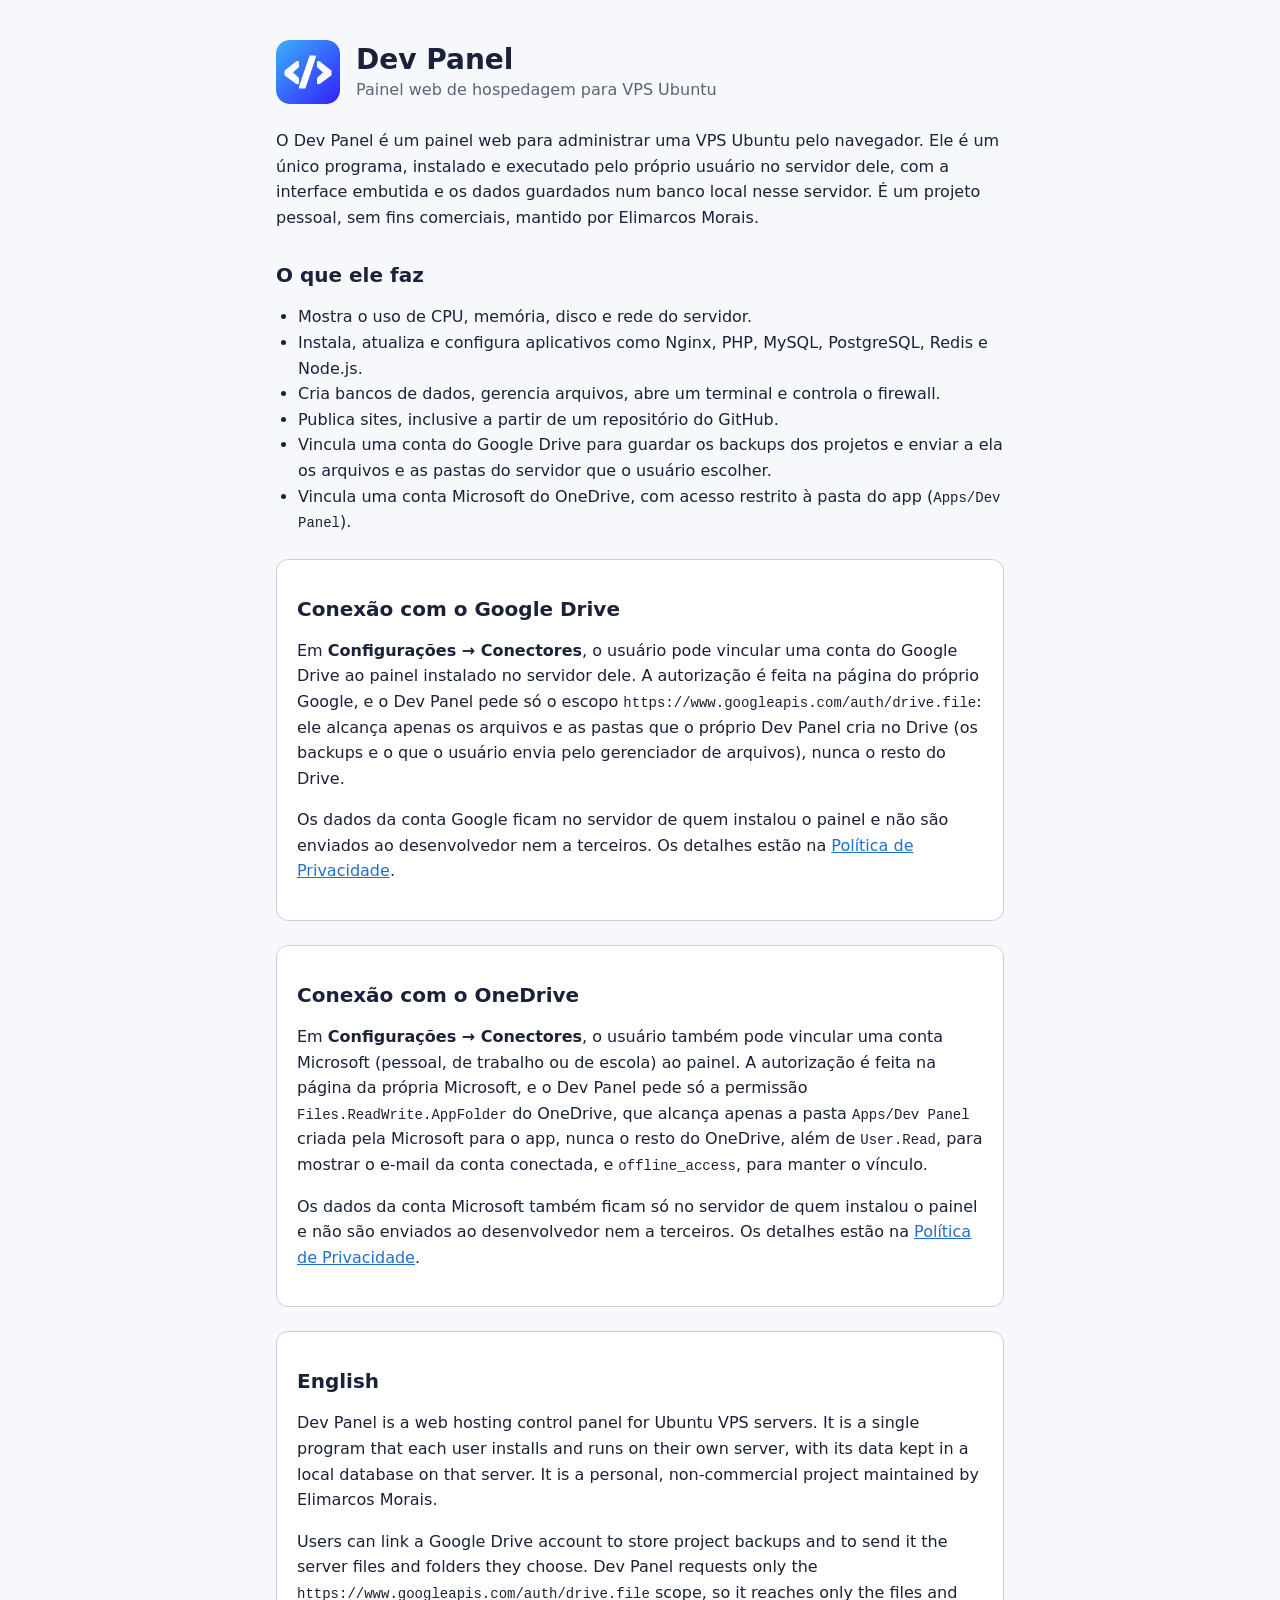
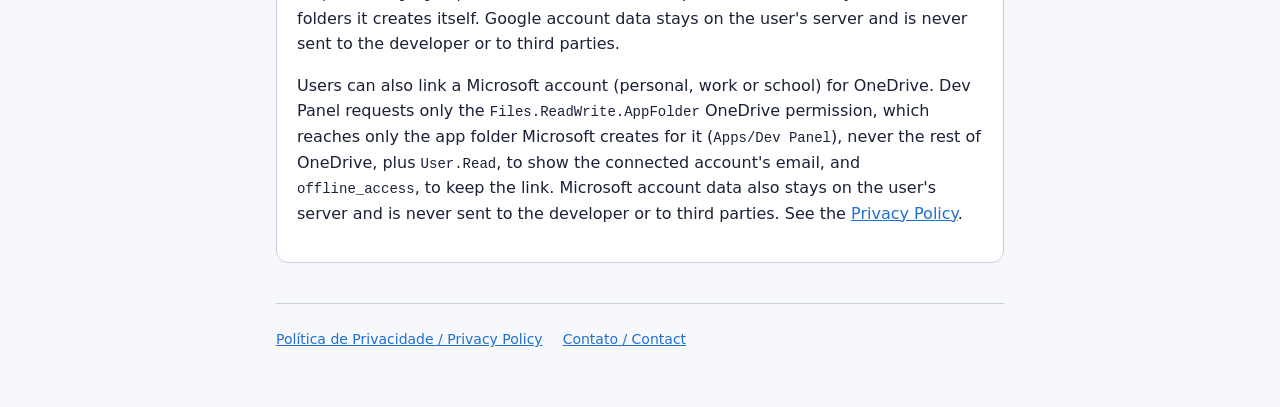
<file: index.html>
<!doctype html>
<html lang="pt-BR">
<head>
    <meta charset="utf-8">
    <meta name="viewport" content="width=device-width, initial-scale=1">
    <title>Dev Panel</title>
    <meta name="description" content="Dev Panel: painel web de hospedagem para VPS Ubuntu, de uso pessoal e não comercial.">
    <link rel="icon" href="dev-panel.png">
    <link rel="stylesheet" href="style.css">
</head>
<body>
<main>
    <header>
        <img src="dev-panel.png" alt="Logo do Dev Panel" width="64" height="64">
        <div>
            <h1>Dev Panel</h1>
            <p>Painel web de hospedagem para VPS Ubuntu</p>
        </div>
    </header>

    <p>
        O Dev Panel é um painel web para administrar uma VPS Ubuntu pelo navegador. Ele é um único
        programa, instalado e executado pelo próprio usuário no servidor dele, com a interface
        embutida e os dados guardados num banco local nesse servidor. É um projeto pessoal, sem fins
        comerciais, mantido por Elimarcos Morais.
    </p>

    <h2>O que ele faz</h2>
    <ul>
        <li>Mostra o uso de CPU, memória, disco e rede do servidor.</li>
        <li>Instala, atualiza e configura aplicativos como Nginx, PHP, MySQL, PostgreSQL, Redis e Node.js.</li>
        <li>Cria bancos de dados, gerencia arquivos, abre um terminal e controla o firewall.</li>
        <li>Publica sites, inclusive a partir de um repositório do GitHub.</li>
        <li>Vincula uma conta do Google Drive para guardar os backups dos projetos e enviar a ela os arquivos e as pastas do servidor que o usuário escolher.</li>
        <li>Vincula uma conta Microsoft do OneDrive, com acesso restrito à pasta do app (<code>Apps/Dev Panel</code>).</li>
    </ul>

    <section class="card" id="google-drive">
        <h2>Conexão com o Google Drive</h2>
        <p>
            Em <strong>Configurações → Conectores</strong>, o usuário pode vincular uma conta do
            Google Drive ao painel instalado no servidor dele. A autorização é feita na página do
            próprio Google, e o Dev Panel pede só o escopo
            <code>https://www.googleapis.com/auth/drive.file</code>: ele alcança apenas os arquivos e
            as pastas que o próprio Dev Panel cria no Drive (os backups e o que o usuário envia pelo
            gerenciador de arquivos), nunca o resto do Drive.
        </p>
        <p>
            Os dados da conta Google ficam no servidor de quem instalou o painel e não são enviados ao
            desenvolvedor nem a terceiros. Os detalhes estão na
            <a href="privacidade/">Política de Privacidade</a>.
        </p>
    </section>

    <section class="card" id="onedrive">
        <h2>Conexão com o OneDrive</h2>
        <p>
            Em <strong>Configurações → Conectores</strong>, o usuário também pode vincular uma conta
            Microsoft (pessoal, de trabalho ou de escola) ao painel. A autorização é feita na página da
            própria Microsoft, e o Dev Panel pede só a permissão
            <code>Files.ReadWrite.AppFolder</code> do OneDrive, que alcança apenas a pasta
            <code>Apps/Dev Panel</code> criada pela Microsoft para o app, nunca o resto do OneDrive,
            além de <code>User.Read</code>, para mostrar o e-mail da conta conectada, e
            <code>offline_access</code>, para manter o vínculo.
        </p>
        <p>
            Os dados da conta Microsoft também ficam só no servidor de quem instalou o painel e não são
            enviados ao desenvolvedor nem a terceiros. Os detalhes estão na
            <a href="privacidade/#onedrive">Política de Privacidade</a>.
        </p>
    </section>

    <section class="card" lang="en" id="english">
        <h2>English</h2>
        <p>
            Dev Panel is a web hosting control panel for Ubuntu VPS servers. It is a single program
            that each user installs and runs on their own server, with its data kept in a local
            database on that server. It is a personal, non-commercial project maintained by Elimarcos
            Morais.
        </p>
        <p>
            Users can link a Google Drive account to store project backups and to send it the server
            files and folders they choose. Dev Panel requests only the
            <code>https://www.googleapis.com/auth/drive.file</code> scope, so it reaches only the
            files and folders it creates itself. Google account data stays on the user's server and is never sent
            to the developer or to third parties.
        </p>
        <p>
            Users can also link a Microsoft account (personal, work or school) for OneDrive. Dev Panel
            requests only the <code>Files.ReadWrite.AppFolder</code> OneDrive permission, which
            reaches only the app folder Microsoft creates for it (<code>Apps/Dev Panel</code>), never
            the rest of OneDrive, plus <code>User.Read</code>, to show the connected account's email,
            and <code>offline_access</code>, to keep the link. Microsoft account data also stays on the
            user's server and is never sent to the developer or to third parties. See the
            <a href="privacidade/#english">Privacy Policy</a>.
        </p>
    </section>

    <footer>
        <nav>
            <a href="privacidade/">Política de Privacidade / Privacy Policy</a>
            <a href="https://github.com/elimarcosmorais/dev-panel-site/issues">Contato / Contact</a>
        </nav>
    </footer>
</main>
</body>
</html>
</file>
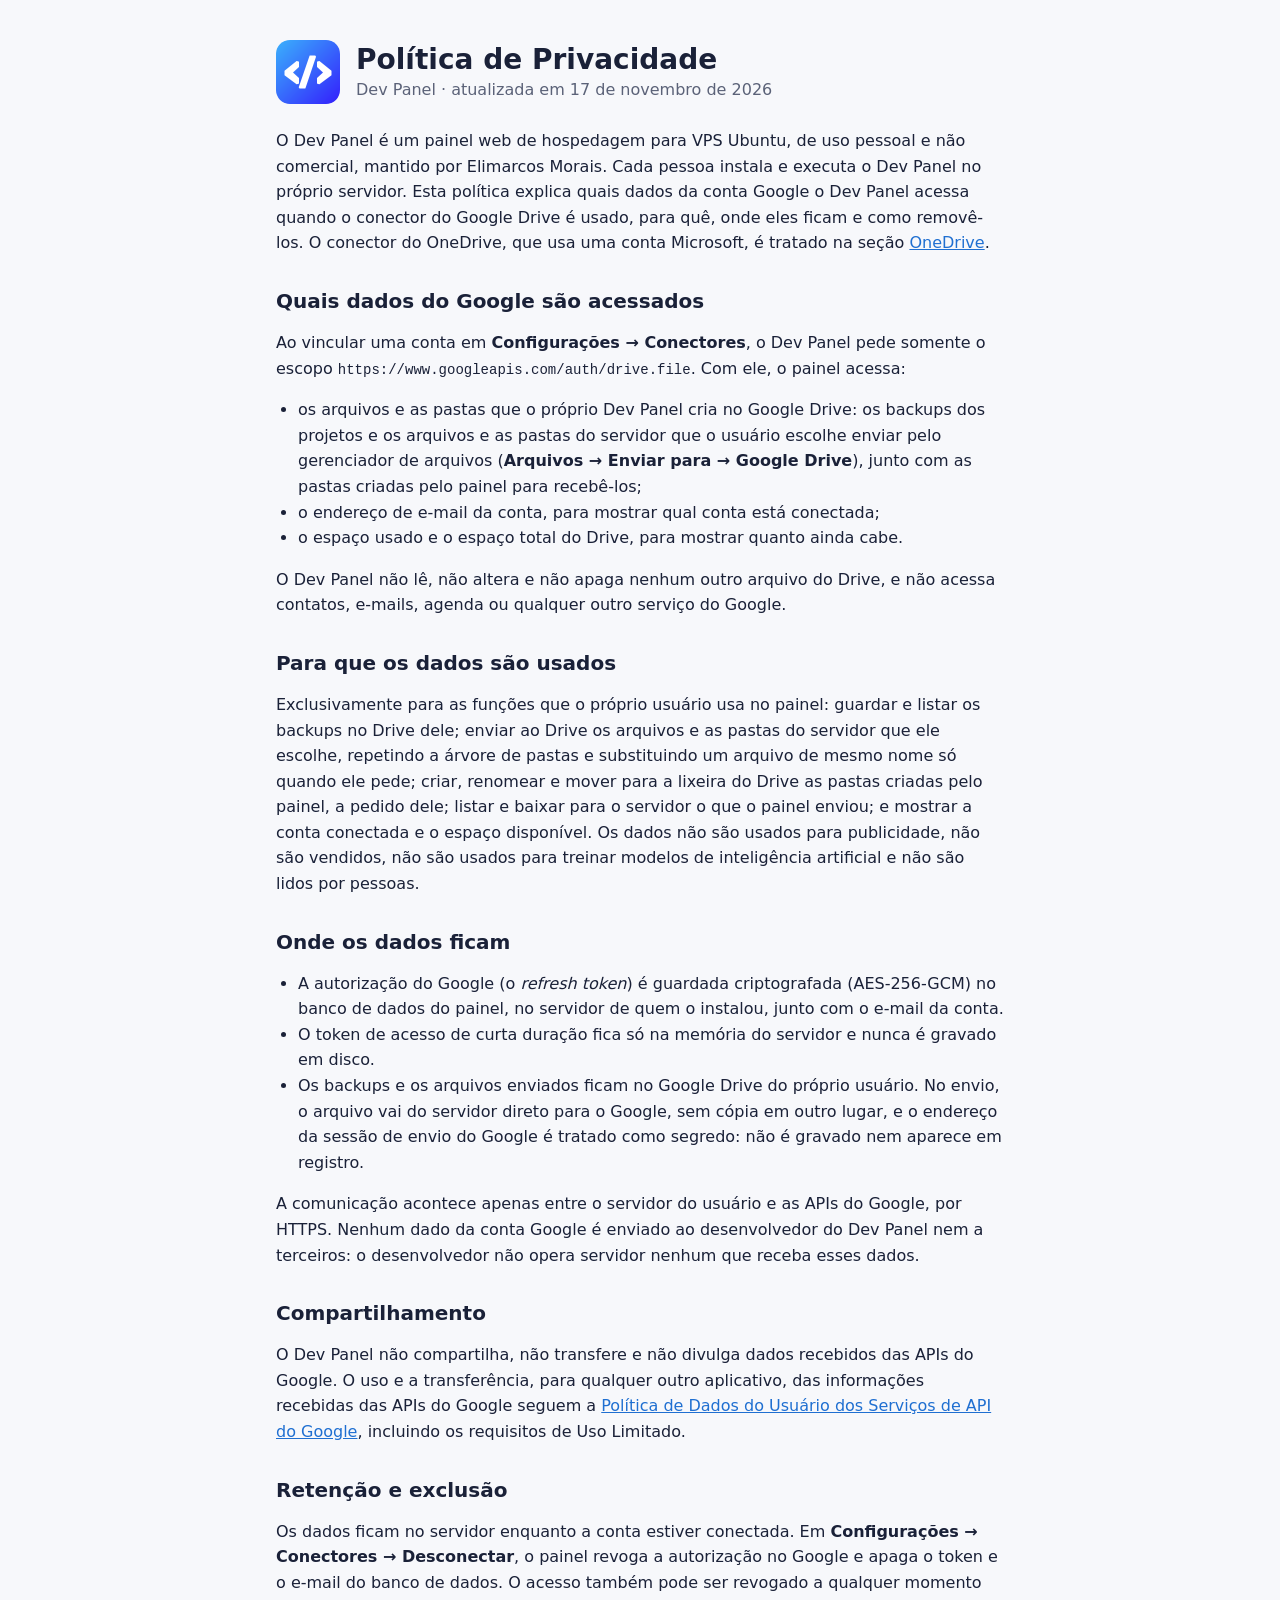
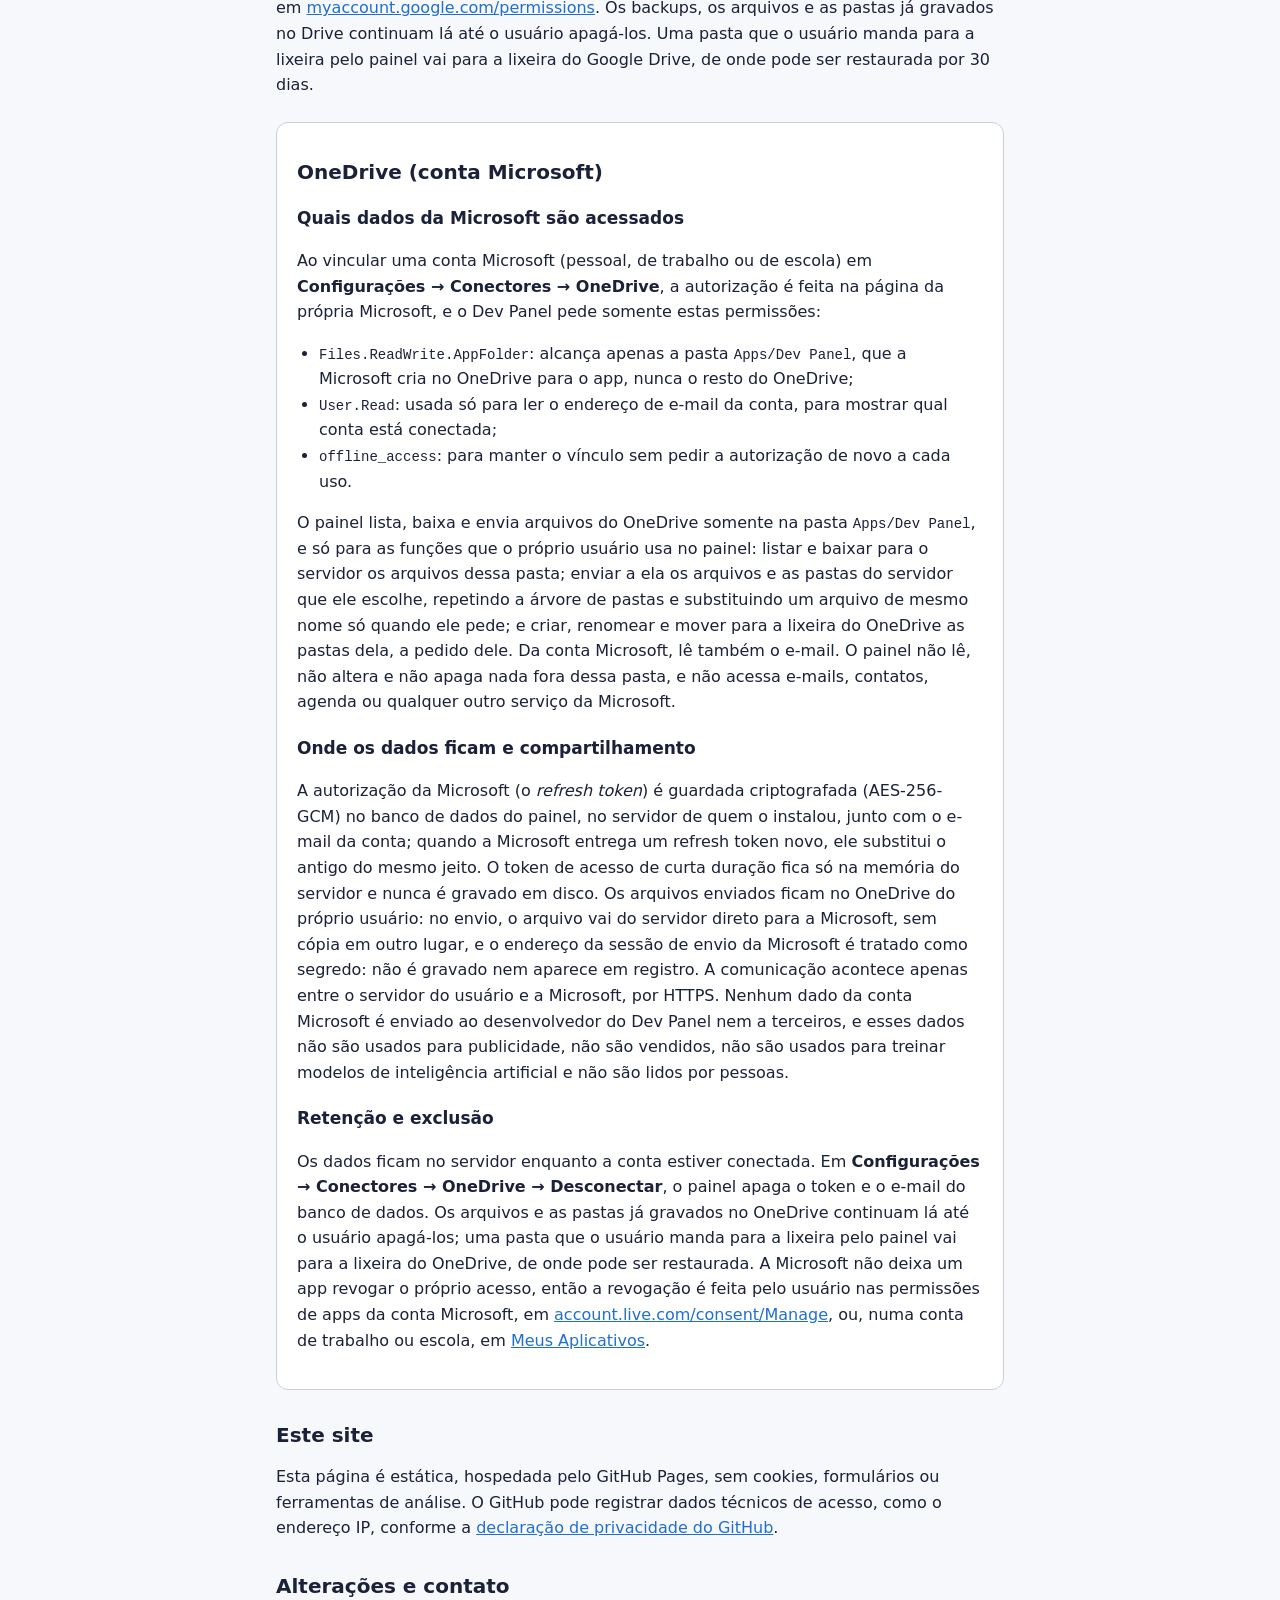
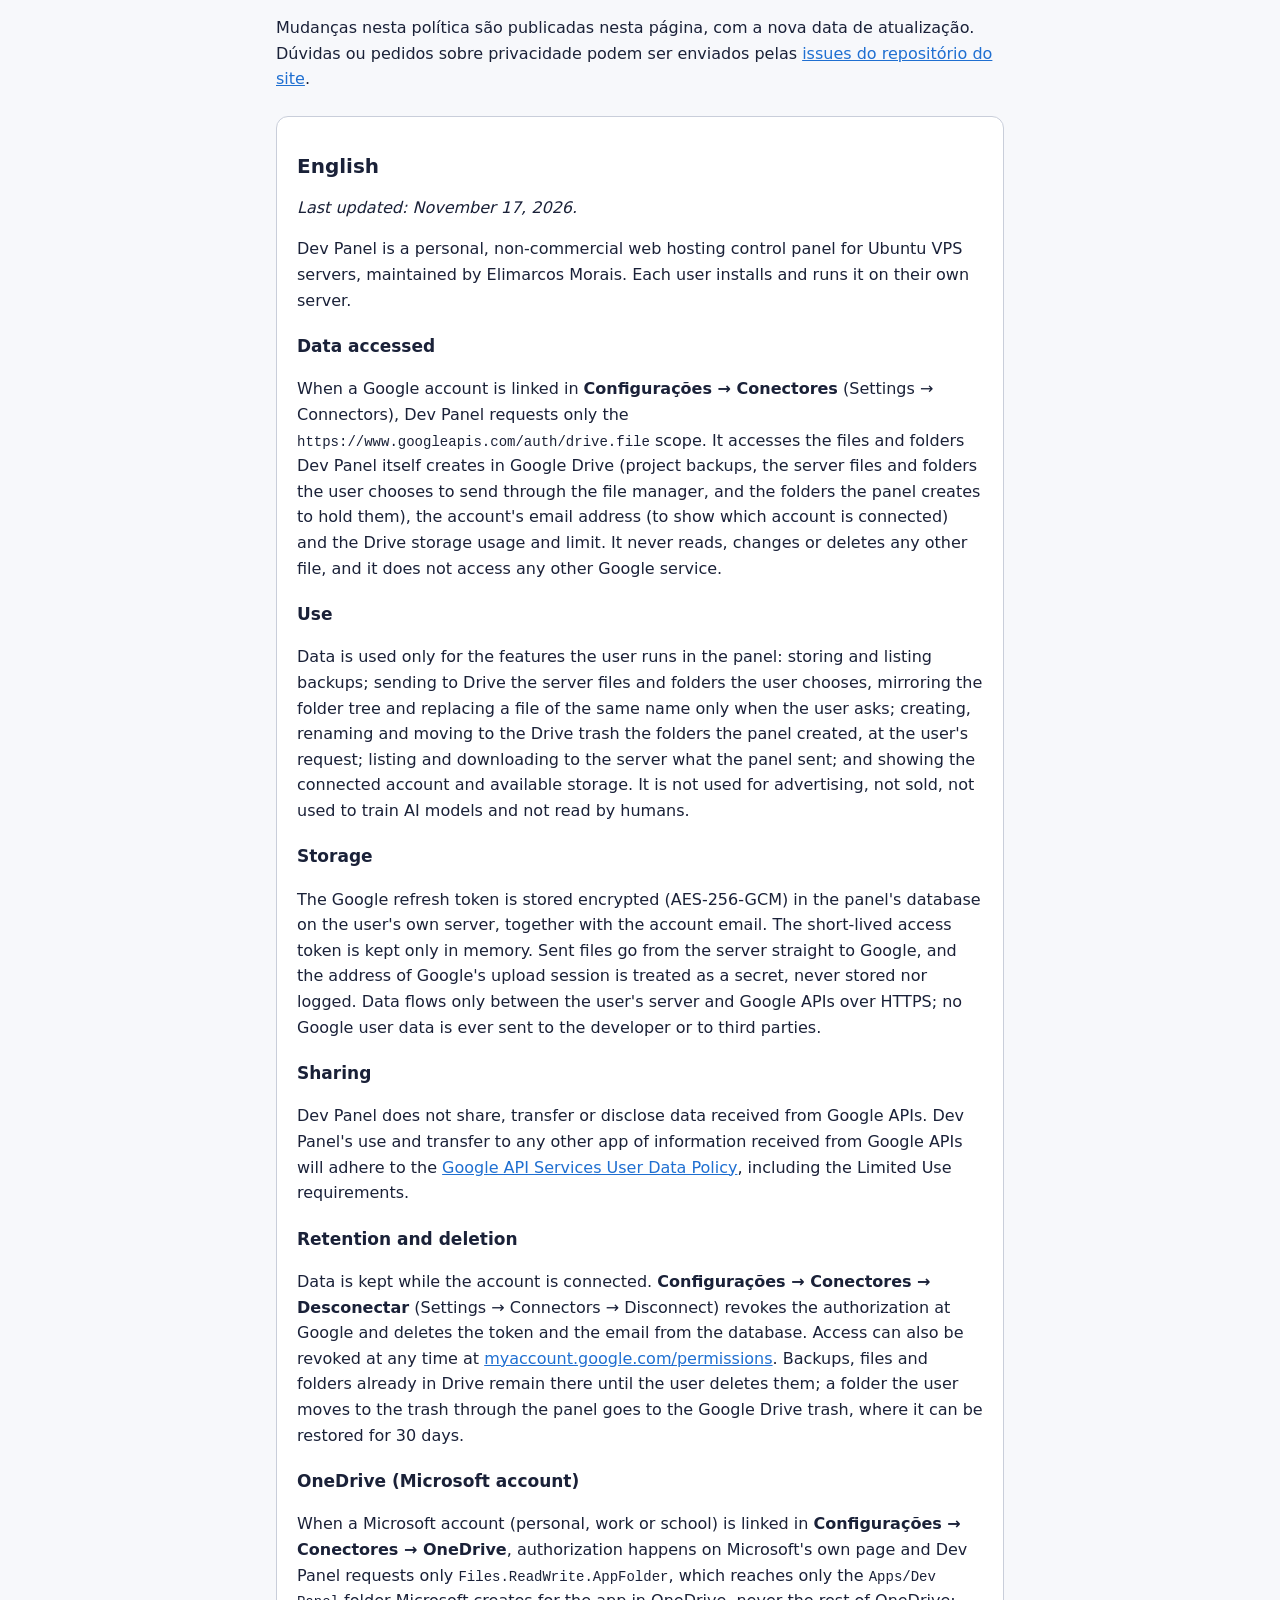
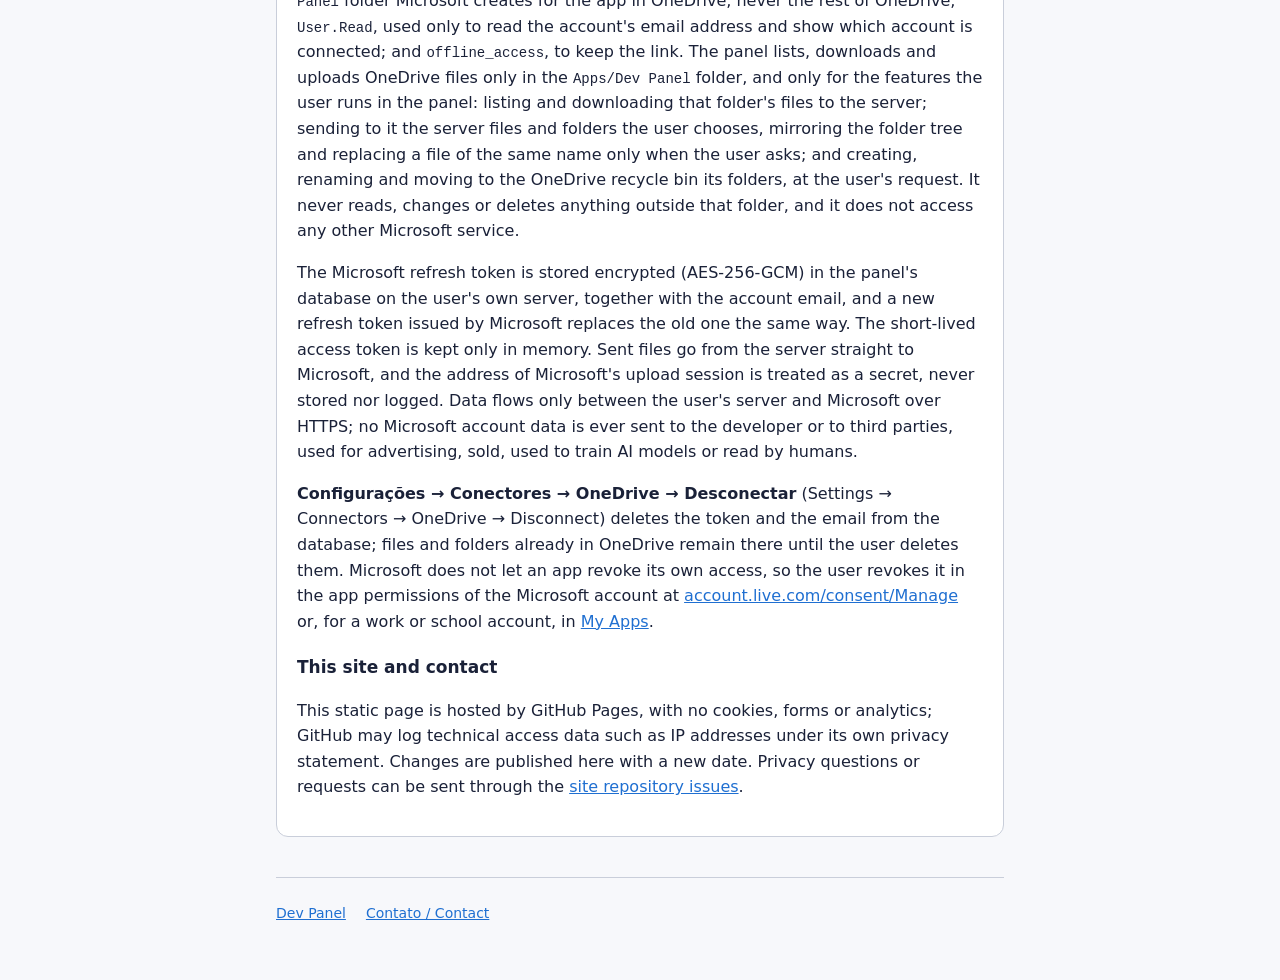
<file: privacidade/index.html>
<!doctype html>
<html lang="pt-BR">
<head>
    <meta charset="utf-8">
    <meta name="viewport" content="width=device-width, initial-scale=1">
    <title>Política de Privacidade · Dev Panel</title>
    <meta name="description" content="Como o Dev Panel trata os dados das contas Google e Microsoft vinculadas pelos conectores do Google Drive e do OneDrive.">
    <link rel="icon" href="../dev-panel.png">
    <link rel="stylesheet" href="../style.css">
</head>
<body>
<main>
    <header>
        <img src="../dev-panel.png" alt="Logo do Dev Panel" width="64" height="64">
        <div>
            <h1>Política de Privacidade</h1>
            <p>Dev Panel · atualizada em 17 de novembro de 2026</p>
        </div>
    </header>

    <p>
        O Dev Panel é um painel web de hospedagem para VPS Ubuntu, de uso pessoal e não comercial,
        mantido por Elimarcos Morais. Cada pessoa instala e executa o Dev Panel no próprio servidor.
        Esta política explica quais dados da conta Google o Dev Panel acessa quando o conector do
        Google Drive é usado, para quê, onde eles ficam e como removê-los. O conector do OneDrive,
        que usa uma conta Microsoft, é tratado na seção <a href="#onedrive">OneDrive</a>.
    </p>

    <h2>Quais dados do Google são acessados</h2>
    <p>
        Ao vincular uma conta em <strong>Configurações → Conectores</strong>, o Dev Panel pede
        somente o escopo <code>https://www.googleapis.com/auth/drive.file</code>. Com ele, o painel
        acessa:
    </p>
    <ul>
        <li>
            os arquivos e as pastas que o próprio Dev Panel cria no Google Drive: os backups dos
            projetos e os arquivos e as pastas do servidor que o usuário escolhe enviar pelo
            gerenciador de arquivos (<strong>Arquivos → Enviar para → Google Drive</strong>), junto
            com as pastas criadas pelo painel para recebê-los;
        </li>
        <li>o endereço de e-mail da conta, para mostrar qual conta está conectada;</li>
        <li>o espaço usado e o espaço total do Drive, para mostrar quanto ainda cabe.</li>
    </ul>
    <p>
        O Dev Panel não lê, não altera e não apaga nenhum outro arquivo do Drive, e não acessa
        contatos, e-mails, agenda ou qualquer outro serviço do Google.
    </p>

    <h2>Para que os dados são usados</h2>
    <p>
        Exclusivamente para as funções que o próprio usuário usa no painel: guardar e listar os
        backups no Drive dele; enviar ao Drive os arquivos e as pastas do servidor que ele escolhe,
        repetindo a árvore de pastas e substituindo um arquivo de mesmo nome só quando ele pede;
        criar, renomear e mover para a lixeira do Drive as pastas criadas pelo painel, a pedido dele;
        listar e baixar para o servidor o que o painel enviou; e mostrar a conta conectada e o espaço
        disponível. Os dados não são
        usados para publicidade, não são vendidos, não são usados para treinar modelos de
        inteligência artificial e não são lidos por pessoas.
    </p>

    <h2>Onde os dados ficam</h2>
    <ul>
        <li>
            A autorização do Google (o <em>refresh token</em>) é guardada criptografada
            (AES-256-GCM) no banco de dados do painel, no servidor de quem o instalou, junto com o
            e-mail da conta.
        </li>
        <li>O token de acesso de curta duração fica só na memória do servidor e nunca é gravado em disco.</li>
        <li>
            Os backups e os arquivos enviados ficam no Google Drive do próprio usuário. No envio, o
            arquivo vai do servidor direto para o Google, sem cópia em outro lugar, e o endereço da
            sessão de envio do Google é tratado como segredo: não é gravado nem aparece em registro.
        </li>
    </ul>
    <p>
        A comunicação acontece apenas entre o servidor do usuário e as APIs do Google, por HTTPS.
        Nenhum dado da conta Google é enviado ao desenvolvedor do Dev Panel nem a terceiros: o
        desenvolvedor não opera servidor nenhum que receba esses dados.
    </p>

    <h2>Compartilhamento</h2>
    <p>
        O Dev Panel não compartilha, não transfere e não divulga dados recebidos das APIs do Google.
        O uso e a transferência, para qualquer outro aplicativo, das informações recebidas das APIs
        do Google seguem a
        <a href="https://developers.google.com/terms/api-services-user-data-policy">Política de Dados
        do Usuário dos Serviços de API do Google</a>, incluindo os requisitos de Uso Limitado.
    </p>

    <h2>Retenção e exclusão</h2>
    <p>
        Os dados ficam no servidor enquanto a conta estiver conectada. Em
        <strong>Configurações → Conectores → Desconectar</strong>, o painel revoga a autorização no
        Google e apaga o token e o e-mail do banco de dados. O acesso também pode ser revogado a
        qualquer momento em
        <a href="https://myaccount.google.com/permissions">myaccount.google.com/permissions</a>. Os
        backups, os arquivos e as pastas já gravados no Drive continuam lá até o usuário apagá-los.
        Uma pasta que o usuário manda para a lixeira pelo painel vai para a lixeira do Google Drive,
        de onde pode ser restaurada por 30 dias.
    </p>

    <section class="card" id="onedrive">
        <h2>OneDrive (conta Microsoft)</h2>
        <h3>Quais dados da Microsoft são acessados</h3>
        <p>
            Ao vincular uma conta Microsoft (pessoal, de trabalho ou de escola) em
            <strong>Configurações → Conectores → OneDrive</strong>, a autorização é feita na página da
            própria Microsoft, e o Dev Panel pede somente estas permissões:
        </p>
        <ul>
            <li>
                <code>Files.ReadWrite.AppFolder</code>: alcança apenas a pasta
                <code>Apps/Dev Panel</code>, que a Microsoft cria no OneDrive para o app, nunca o resto
                do OneDrive;
            </li>
            <li><code>User.Read</code>: usada só para ler o endereço de e-mail da conta, para mostrar qual conta está conectada;</li>
            <li><code>offline_access</code>: para manter o vínculo sem pedir a autorização de novo a cada uso.</li>
        </ul>
        <p>
            O painel lista, baixa e envia arquivos do OneDrive somente na pasta
            <code>Apps/Dev Panel</code>, e só para as funções que o próprio usuário usa no painel:
            listar e baixar para o servidor os arquivos dessa pasta; enviar a ela os arquivos e as
            pastas do servidor que ele escolhe, repetindo a árvore de pastas e substituindo um arquivo
            de mesmo nome só quando ele pede; e criar, renomear e mover para a lixeira do OneDrive as
            pastas dela, a pedido dele. Da conta Microsoft, lê também o e-mail. O painel não lê, não
            altera e não apaga nada fora dessa pasta, e não acessa e-mails, contatos, agenda ou
            qualquer outro serviço da Microsoft.
        </p>
        <h3>Onde os dados ficam e compartilhamento</h3>
        <p>
            A autorização da Microsoft (o <em>refresh token</em>) é guardada criptografada
            (AES-256-GCM) no banco de dados do painel, no servidor de quem o instalou, junto com o
            e-mail da conta; quando a Microsoft entrega um refresh token novo, ele substitui o antigo
            do mesmo jeito. O token de acesso de curta duração fica só na memória do servidor e nunca
            é gravado em disco. Os arquivos enviados ficam no OneDrive do próprio usuário: no envio,
            o arquivo vai do servidor direto para a Microsoft, sem cópia em outro lugar, e o endereço
            da sessão de envio da Microsoft é tratado como segredo: não é gravado nem aparece em
            registro. A comunicação acontece apenas entre o servidor do usuário e a Microsoft, por
            HTTPS. Nenhum dado da conta Microsoft é enviado ao desenvolvedor do Dev
            Panel nem a terceiros, e esses dados não são usados para publicidade, não são vendidos,
            não são usados para treinar modelos de inteligência artificial e não são lidos por pessoas.
        </p>
        <h3>Retenção e exclusão</h3>
        <p>
            Os dados ficam no servidor enquanto a conta estiver conectada. Em
            <strong>Configurações → Conectores → OneDrive → Desconectar</strong>, o painel apaga o
            token e o e-mail do banco de dados. Os arquivos e as pastas já gravados no OneDrive
            continuam lá até o usuário apagá-los; uma pasta que o usuário manda para a lixeira pelo
            painel vai para a lixeira do OneDrive, de onde pode ser restaurada. A Microsoft não deixa
            um app revogar o próprio acesso,
            então a revogação é feita pelo usuário nas permissões de apps da conta Microsoft, em
            <a href="https://account.live.com/consent/Manage">account.live.com/consent/Manage</a>, ou,
            numa conta de trabalho ou escola, em
            <a href="https://myapps.microsoft.com">Meus Aplicativos</a>.
        </p>
    </section>

    <h2>Este site</h2>
    <p>
        Esta página é estática, hospedada pelo GitHub Pages, sem cookies, formulários ou
        ferramentas de análise. O GitHub pode registrar dados técnicos de acesso, como o endereço IP,
        conforme a
        <a href="https://docs.github.com/site-policy/privacy-policies/github-general-privacy-statement">declaração de privacidade do GitHub</a>.
    </p>

    <h2>Alterações e contato</h2>
    <p>
        Mudanças nesta política são publicadas nesta página, com a nova data de atualização. Dúvidas
        ou pedidos sobre privacidade podem ser enviados pelas
        <a href="https://github.com/elimarcosmorais/dev-panel-site/issues">issues do repositório do site</a>.
    </p>

    <section class="card" lang="en" id="english">
        <h2>English</h2>
        <p><em>Last updated: November 17, 2026.</em></p>
        <p>
            Dev Panel is a personal, non-commercial web hosting control panel for Ubuntu VPS servers,
            maintained by Elimarcos Morais. Each user installs and runs it on their own server.
        </p>
        <h3>Data accessed</h3>
        <p>
            When a Google account is linked in <strong>Configurações → Conectores</strong>
            (Settings → Connectors), Dev Panel
            requests only the <code>https://www.googleapis.com/auth/drive.file</code> scope. It
            accesses the files and folders Dev Panel itself creates in Google Drive (project backups,
            the server files and folders the user chooses to send through the file manager, and the
            folders the panel creates to hold them), the account's email address (to show which account is connected) and the Drive storage
            usage and limit. It never reads, changes or deletes any other file, and it does not
            access any other Google service.
        </p>
        <h3>Use</h3>
        <p>
            Data is used only for the features the user runs in the panel: storing and listing
            backups; sending to Drive the server files and folders the user chooses, mirroring the
            folder tree and replacing a file of the same name only when the user asks; creating,
            renaming and moving to the Drive trash the folders the panel created, at the user's
            request; listing and downloading to the server what the panel sent; and showing the
            connected account and available storage. It is not used for advertising, not sold, not used to train AI
            models and not read by humans.
        </p>
        <h3>Storage</h3>
        <p>
            The Google refresh token is stored encrypted (AES-256-GCM) in the panel's database on the
            user's own server, together with the account email. The short-lived access token is kept
            only in memory. Sent files go from the server straight to Google, and the address of
            Google's upload session is treated as a secret, never stored nor logged. Data flows only between the user's server and Google APIs over HTTPS; no
            Google user data is ever sent to the developer or to third parties.
        </p>
        <h3>Sharing</h3>
        <p>
            Dev Panel does not share, transfer or disclose data received from Google APIs. Dev Panel's
            use and transfer to any other app of information received from Google APIs will adhere to
            the
            <a href="https://developers.google.com/terms/api-services-user-data-policy">Google API
            Services User Data Policy</a>, including the Limited Use requirements.
        </p>
        <h3>Retention and deletion</h3>
        <p>
            Data is kept while the account is connected. <strong>Configurações → Conectores →
            Desconectar</strong> (Settings → Connectors → Disconnect) revokes the authorization at Google and deletes the token and the
            email from the database. Access can also be revoked at any time at
            <a href="https://myaccount.google.com/permissions">myaccount.google.com/permissions</a>.
            Backups, files and folders already in Drive remain there until the user deletes them; a
            folder the user moves to the trash through the panel goes to the Google Drive trash, where
            it can be restored for 30 days.
        </p>
        <h3 id="onedrive-english">OneDrive (Microsoft account)</h3>
        <p>
            When a Microsoft account (personal, work or school) is linked in
            <strong>Configurações → Conectores → OneDrive</strong>, authorization happens on
            Microsoft's own page and Dev Panel requests only <code>Files.ReadWrite.AppFolder</code>,
            which reaches only the <code>Apps/Dev Panel</code> folder Microsoft creates for the app in
            OneDrive, never the rest of OneDrive; <code>User.Read</code>, used only to read the
            account's email address and show which account is connected; and
            <code>offline_access</code>, to keep the link. The panel lists, downloads and uploads
            OneDrive files only in the <code>Apps/Dev Panel</code> folder, and only for the features
            the user runs in the panel: listing and downloading that folder's files to the server;
            sending to it the server files and folders the user chooses, mirroring the folder tree
            and replacing a file of the same name only when the user asks; and creating, renaming and
            moving to the OneDrive recycle bin its folders, at the user's request. It never reads,
            changes or deletes anything outside that folder, and it does not access any other
            Microsoft service.
        </p>
        <p>
            The Microsoft refresh token is stored encrypted (AES-256-GCM) in the panel's database on
            the user's own server, together with the account email, and a new refresh token issued by
            Microsoft replaces the old one the same way. The short-lived access token is kept only in
            memory. Sent files go from the server straight to Microsoft, and the address of
            Microsoft's upload session is treated as a secret, never stored nor logged. Data flows
            only between the user's server and Microsoft over HTTPS; no Microsoft
            account data is ever sent to the developer or to third parties, used for advertising,
            sold, used to train AI models or read by humans.
        </p>
        <p>
            <strong>Configurações → Conectores → OneDrive → Desconectar</strong> (Settings →
            Connectors → OneDrive → Disconnect) deletes the token and the email from the database;
            files and folders already in OneDrive remain there until the user deletes them.
            Microsoft does not let an app revoke its own access, so the user revokes it in the app
            permissions of the Microsoft account at
            <a href="https://account.live.com/consent/Manage">account.live.com/consent/Manage</a> or,
            for a work or school account, in <a href="https://myapps.microsoft.com">My Apps</a>.
        </p>
        <h3>This site and contact</h3>
        <p>
            This static page is hosted by GitHub Pages, with no cookies, forms or analytics; GitHub may
            log technical access data such as IP addresses under its own privacy statement. Changes are
            published here with a new date. Privacy questions or requests can be sent through the
            <a href="https://github.com/elimarcosmorais/dev-panel-site/issues">site repository issues</a>.
        </p>
    </section>

    <footer>
        <nav>
            <a href="../">Dev Panel</a>
            <a href="https://github.com/elimarcosmorais/dev-panel-site/issues">Contato / Contact</a>
        </nav>
    </footer>
</main>
</body>
</html>
</file>
<file: style.css>
/*
 * Public site of Dev Panel (home page and privacy policy of the Google OAuth app). The colors are
 * the same values as frontend/src/styles/tokens.css, light and dark, kept as variables here because
 * this site is served apart from the panel (GitHub Pages).
 */

:root {
    color-scheme: light dark;
    --content-bg: #F7F8FB;
    --card-bg: #FFFFFF;
    --border: #C9CEDA;
    --text-primary: #1A2138;
    --text-secondary: #5B6278;
    --link: #1F6FD1;
}

@media (prefers-color-scheme: dark) {
    :root {
        --content-bg: #192037;
        --card-bg: #222940;
        --border: #464956;
        --text-primary: #FCFAF8;
        --text-secondary: #A9AEC1;
        --link: #409EFF;
    }
}

* {
    box-sizing: border-box;
}

body {
    margin: 0;
    background: var(--content-bg);
    color: var(--text-primary);
    font-family: system-ui, -apple-system, "Segoe UI", Roboto, "Helvetica Neue", Arial, sans-serif;
    font-size: 16px;
    line-height: 1.6;
    overflow-wrap: anywhere;
}

main {
    max-width: 760px;
    margin: 0 auto;
    padding: 40px 16px 56px;
}

header {
    display: flex;
    align-items: center;
    gap: 16px;
    margin-bottom: 24px;
}

header img {
    width: 64px;
    height: 64px;
    border-radius: 14px;
}

header p {
    margin: 0;
    color: var(--text-secondary);
}

h1 {
    margin: 0;
    font-size: 28px;
    line-height: 1.25;
}

h2 {
    margin: 32px 0 8px;
    font-size: 20px;
    line-height: 1.3;
}

h3 {
    margin: 20px 0 4px;
    font-size: 17px;
}

a {
    color: var(--link);
}

section.card {
    margin-top: 24px;
    padding: 4px 20px 20px;
    background: var(--card-bg);
    border: 1px solid var(--border);
    border-radius: 12px;
}

ul {
    padding-left: 22px;
}

code {
    font-family: ui-monospace, "SFMono-Regular", Menlo, Consolas, monospace;
    font-size: 14px;
}

nav {
    display: flex;
    flex-wrap: wrap;
    gap: 8px 20px;
    margin-top: 8px;
}

footer {
    margin-top: 40px;
    padding-top: 16px;
    border-top: 1px solid var(--border);
    color: var(--text-secondary);
    font-size: 14px;
}
</file>
